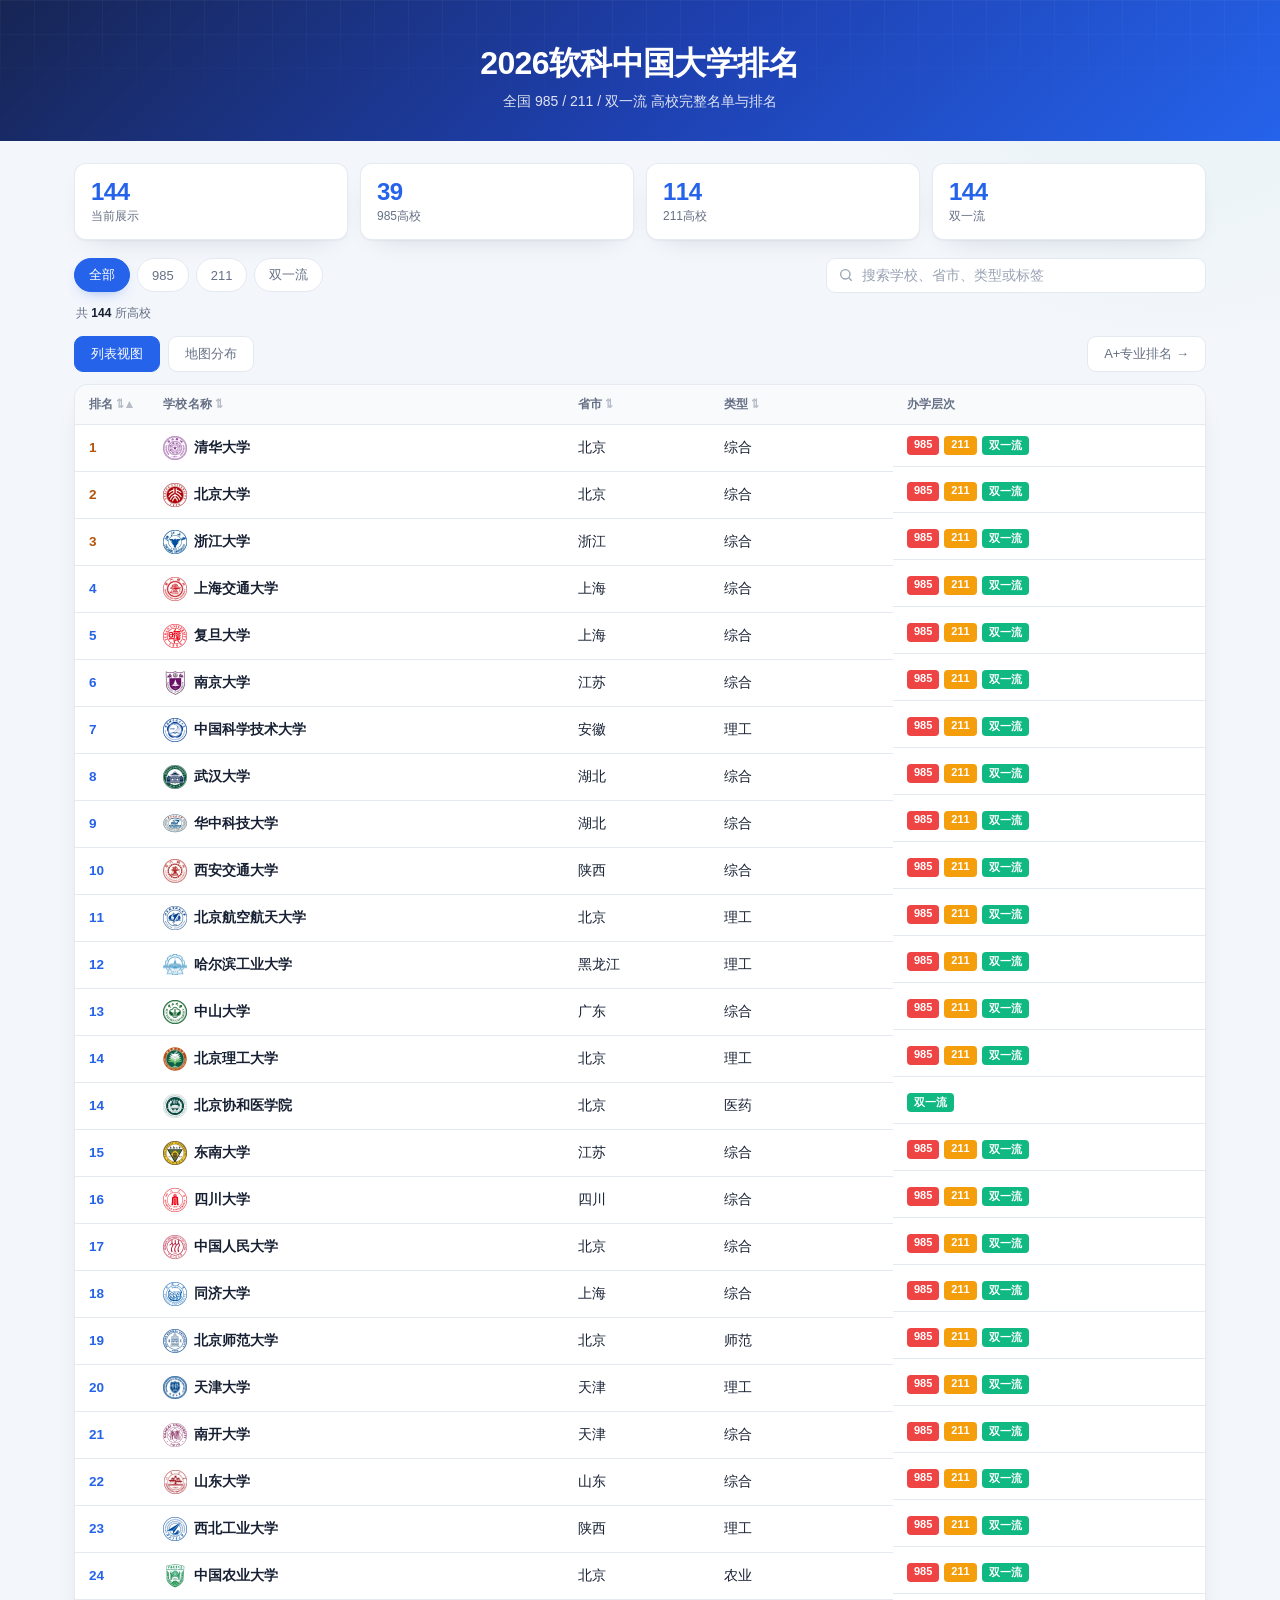
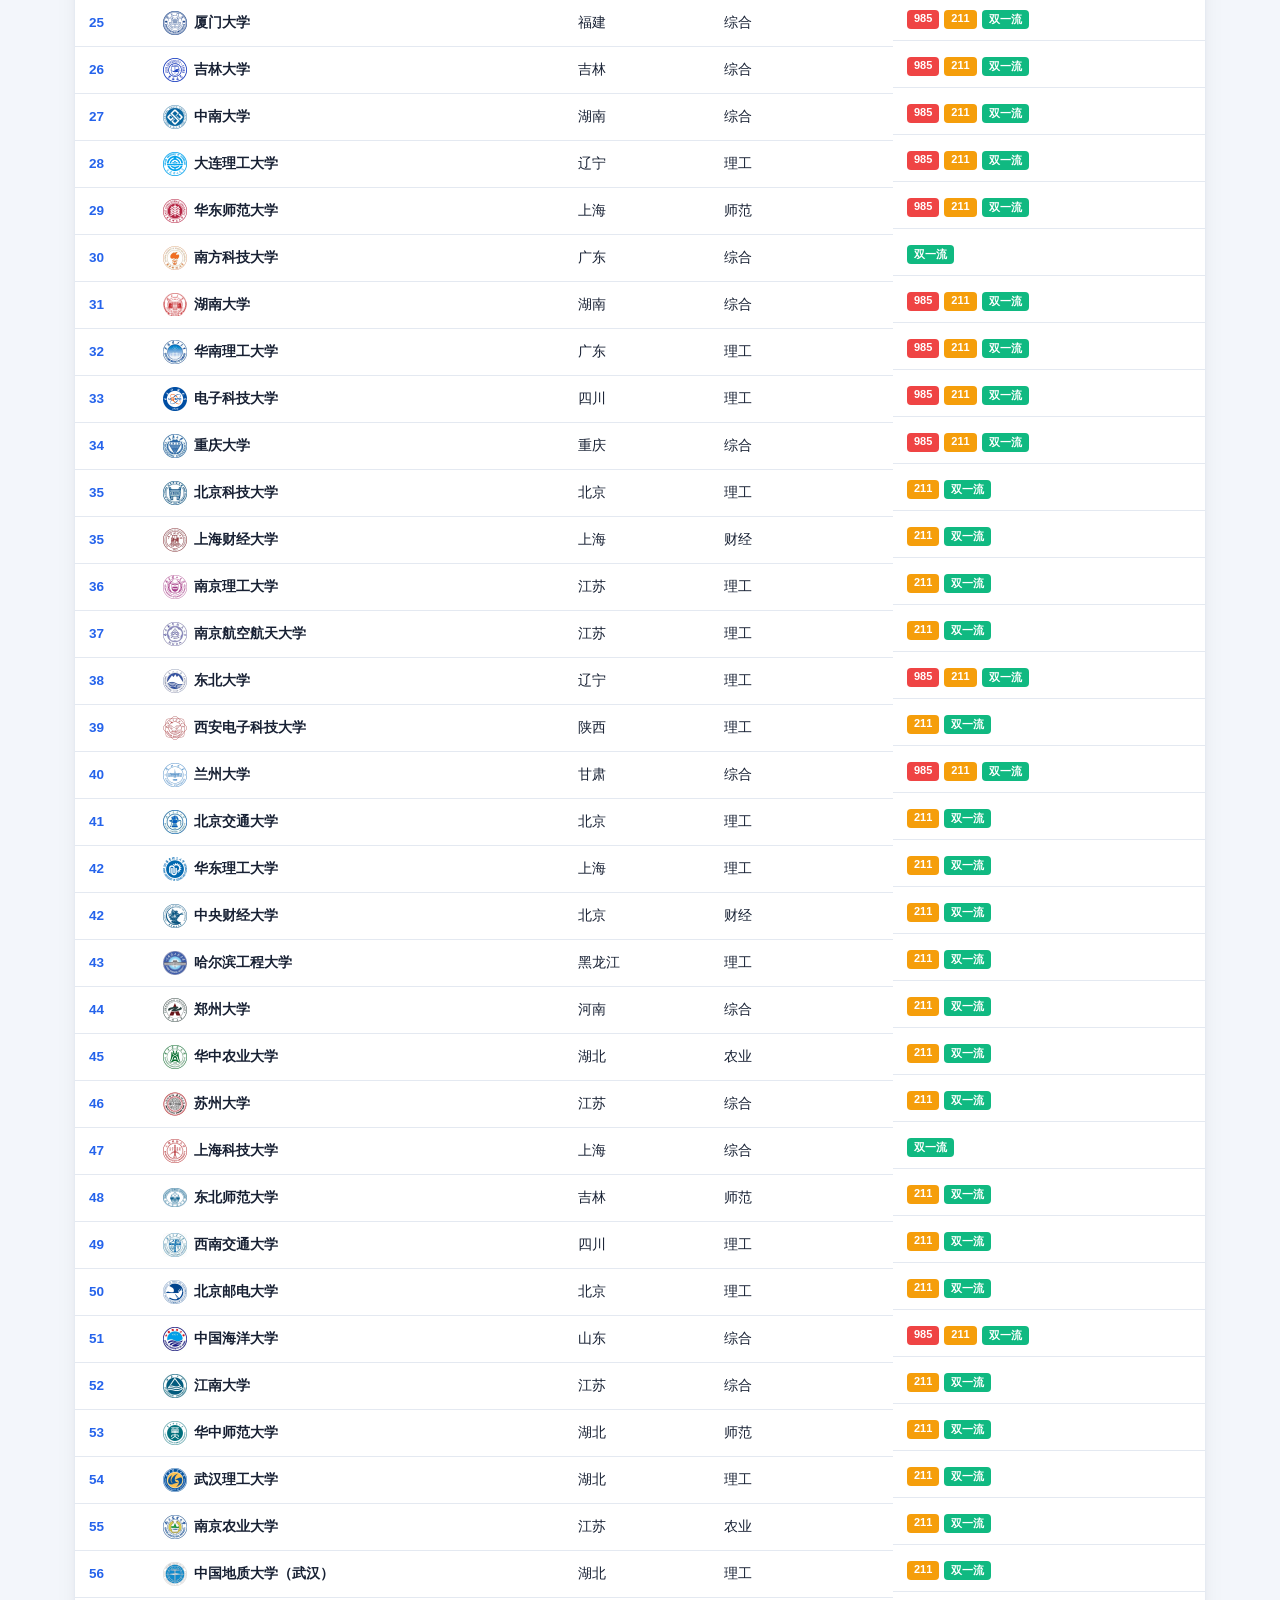
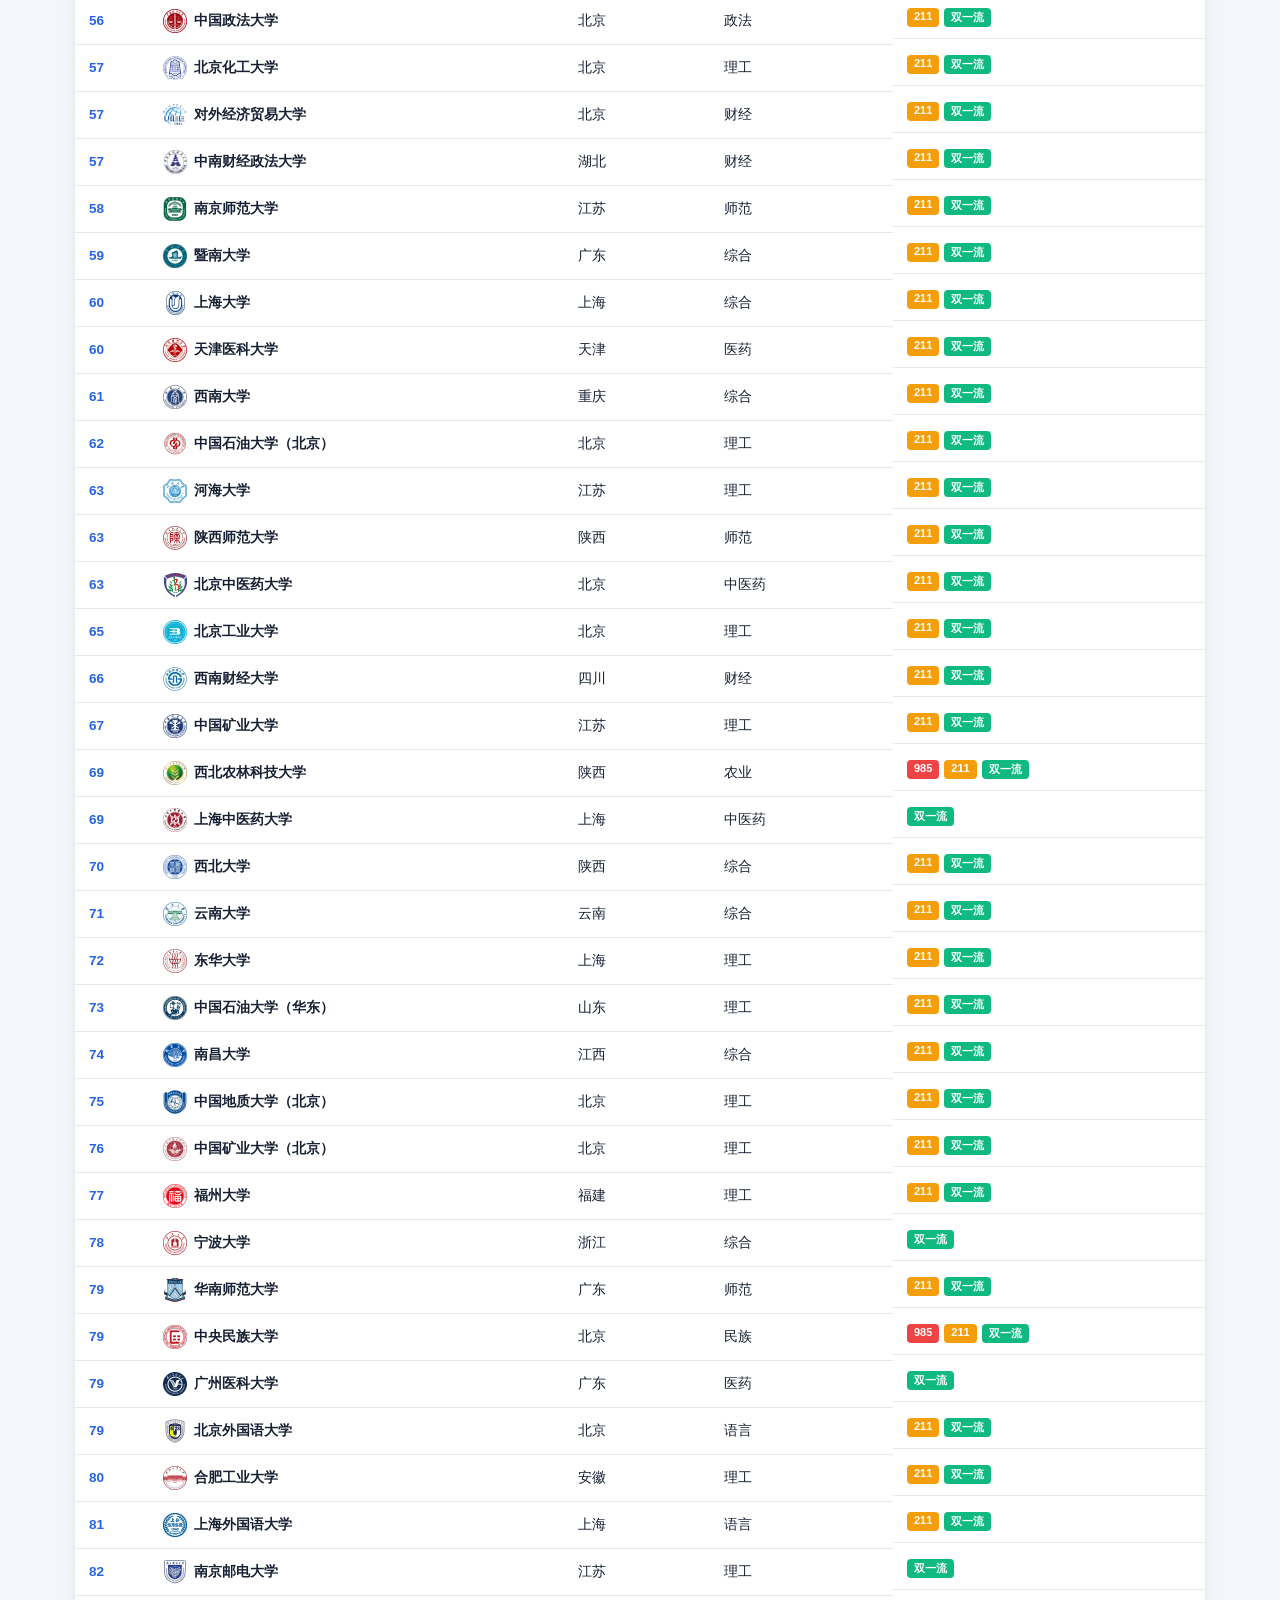
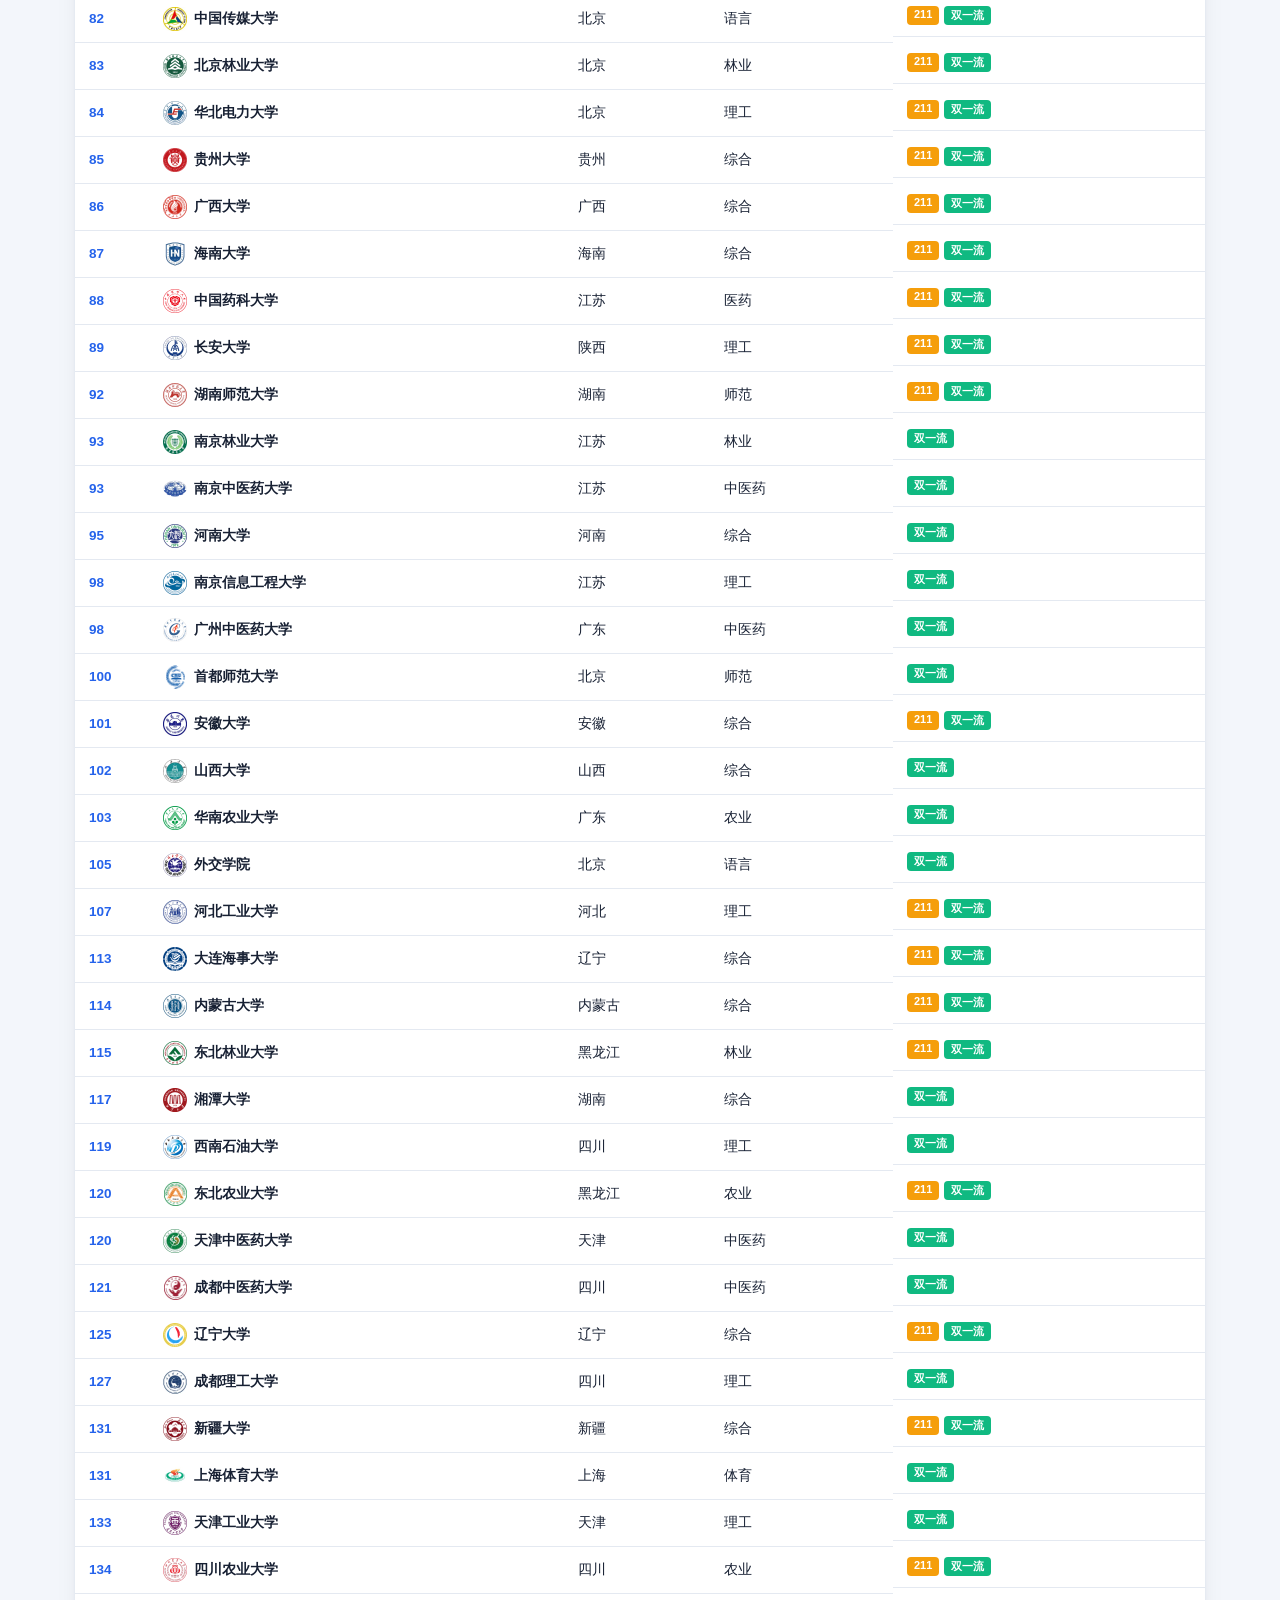
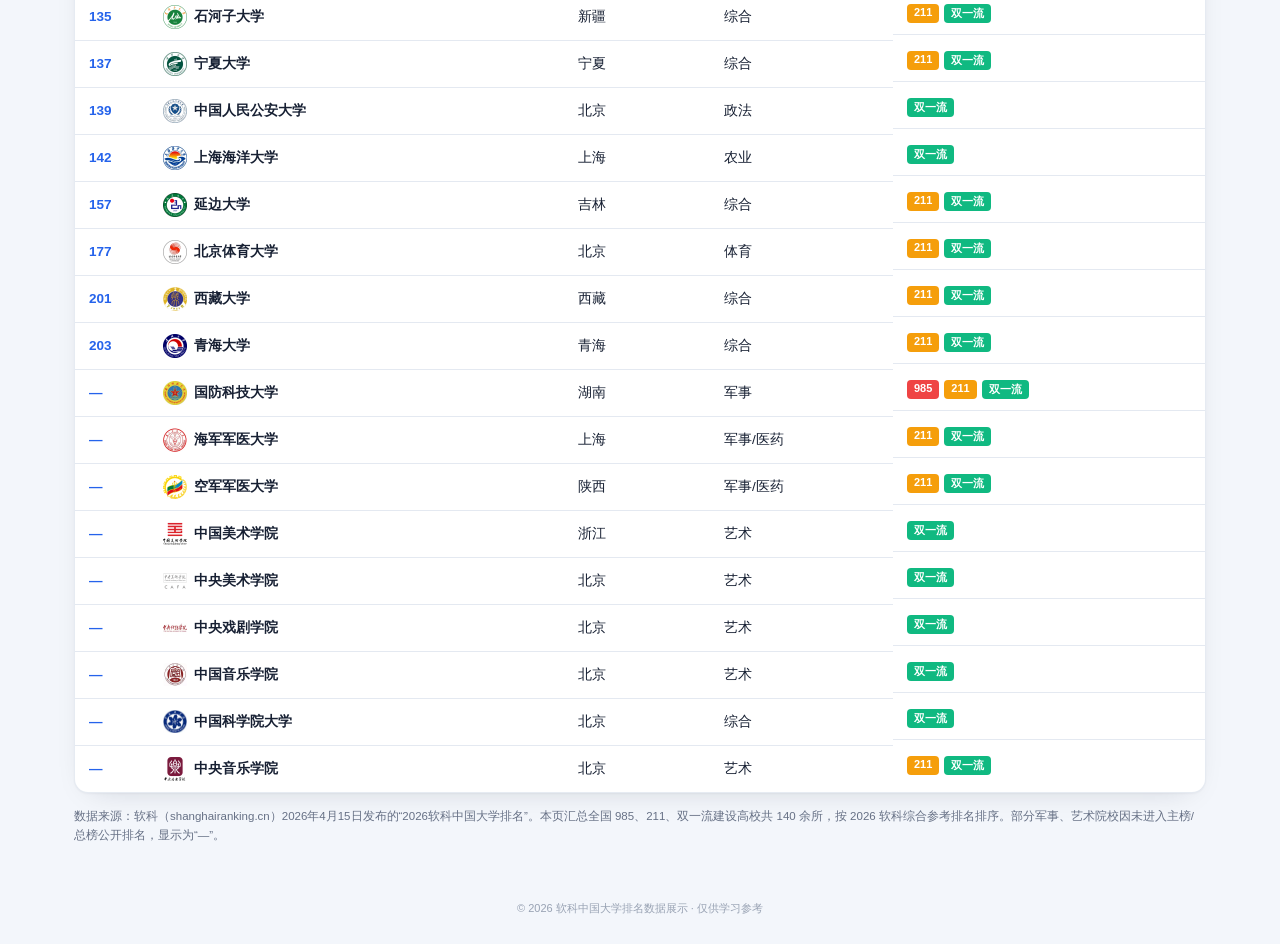
<file: index.html>
﻿<!DOCTYPE html>
<html lang="zh-CN">
<head>
  <meta charset="UTF-8">
  <meta name="viewport" content="width=device-width, initial-scale=1.0">
  <meta name="description" content="2026软科中国大学排名：全国 985、211、双一流高校完整名单、排名、地图分布与搜索。">
  <meta name="theme-color" content="#1e3a8a">
  <title>2026软科中国大学排名 · 985 / 211 / 双一流</title>
  <link rel="stylesheet" href="styles.css">
  <script src="app.js" defer></script>
</head>
<body>
  <header>
    <h1>2026软科中国大学排名</h1>
    <p>全国 985 / 211 / 双一流 高校完整名单与排名</p>
  </header>

  <main class="container">
    <section class="stats" aria-label="统计">
      <div class="stat-card"><div class="num" id="stat-total">0</div><div class="label">当前展示</div></div>
      <div class="stat-card"><div class="num" id="stat-985">0</div><div class="label">985高校</div></div>
      <div class="stat-card"><div class="num" id="stat-211">0</div><div class="label">211高校</div></div>
      <div class="stat-card"><div class="num" id="stat-syl">0</div><div class="label">双一流</div></div>
    </section>

    <div class="controls">
      <div class="tabs" role="tablist" aria-label="高校筛选">
        <button class="tab active" type="button" role="tab" aria-selected="true" data-filter="all">全部</button>
        <button class="tab" type="button" role="tab" aria-selected="false" data-filter="985">985</button>
        <button class="tab" type="button" role="tab" aria-selected="false" data-filter="211">211</button>
        <button class="tab" type="button" role="tab" aria-selected="false" data-filter="双一流">双一流</button>
      </div>
      <div class="search-wrap">
        <svg class="search-icon" viewBox="0 0 24 24" fill="none" stroke="currentColor" stroke-width="2" aria-hidden="true"><circle cx="11" cy="11" r="7"></circle><path d="m16.5 16.5 4 4"></path></svg>
        <input id="search" class="search" type="search" autocomplete="off" spellcheck="false" placeholder="搜索学校、省市、类型或标签" role="combobox" aria-autocomplete="list" aria-expanded="false" aria-controls="search-suggestions">
        <button id="search-clear" class="search-clear" type="button" aria-label="清空搜索" hidden>×</button>
        <div id="search-suggestions" class="suggestions" role="listbox" hidden></div>
      </div>
    </div>

    <div class="result-meta">
      <span>共 <strong id="result-count">0</strong> 所高校</span>
      <span id="search-status" class="search-status"></span>
    </div>

    <div class="view-tabs" role="tablist" aria-label="视图切换">
      <button class="view-tab active" type="button" role="tab" aria-selected="true" data-view="list">列表视图</button>
      <button class="view-tab" type="button" role="tab" aria-selected="false" data-view="map">地图分布</button>
      <a href="a-plus.html" class="view-tab link">A+专业排名 →</a>
    </div>

    <div class="card" id="table-card">
      <table>
        <caption class="sr-only">2026软科中国大学排名高校列表</caption>
        <thead>
          <tr>
            <th data-sort="rank" aria-sort="ascending">排名<span class="sort">⇅</span></th>
            <th data-sort="name">学校名称<span class="sort">⇅</span></th>
            <th data-sort="province">省市<span class="sort">⇅</span></th>
            <th data-sort="type">类型<span class="sort">⇅</span></th>
            <th>办学层次</th>
          </tr>
        </thead>
        <tbody id="tbody"></tbody>
      </table>
    </div>

    <div class="map-card" id="map-card">
      <div class="map-head">
        <div>
          <h3>地图分布</h3>
          <p id="map-summary">点击省份查看高校，或搜索学校快速定位</p>
        </div>
        <div class="map-tools">
          <div class="map-search-wrap">
            <input id="map-search" class="map-search" type="search" autocomplete="off" spellcheck="false" placeholder="搜索学校 / 省份 / 类型 / 标签" role="combobox" aria-autocomplete="list" aria-expanded="false" aria-controls="map-suggestions">
            <button id="map-clear" class="map-clear" type="button" aria-label="清空地图搜索" hidden>×</button>
            <div id="map-suggestions" class="suggestions" role="listbox" hidden></div>
          </div>
          <button id="map-reset" class="map-reset" type="button">重置</button>
        </div>
      </div>
      <div class="map-layout">
        <div class="map-stage">
          <div id="map-container" role="img" aria-label="中国高校分布地图"></div>
          <div id="map-loading" class="map-loading"><div><div class="spinner"></div>地图加载中…</div></div>
        </div>
        <aside id="map-info" class="map-info" aria-live="polite">
          <h3 id="info-title">地图分布</h3>
          <p id="info-sub" class="info-sub">点击地图上的省份，查看该省高校。</p>
          <div id="info-stats" class="info-stats"></div>
          <div id="info-schools" class="school-list"></div>
          <div id="info-actions" class="info-actions" hidden></div>
        </aside>
      </div>
    </div>

    <p class="note">
      数据来源：软科（shanghairanking.cn）2026年4月15日发布的“2026软科中国大学排名”。本页汇总全国 985、211、双一流建设高校共 140 余所，按 2026 软科综合参考排名排序。部分军事、艺术院校因未进入主榜/总榜公开排名，显示为“—”。
    </p>
  </main>

  <footer>© 2026 软科中国大学排名数据展示 · 仅供学习参考</footer>
</body>
</html>
</file>
<file: styles.css>
﻿:root {
  --bg: #f3f6fb;
  --card: #ffffff;
  --primary: #2563eb;
  --primary-dark: #1d4ed8;
  --primary-soft: #eff6ff;
  --text: #172033;
  --muted: #667085;
  --faint: #98a2b3;
  --border: #e4e9f1;
  --tag-985: #ef4444;
  --tag-211: #f59e0b;
  --tag-syl: #10b981;
  --shadow: 0 1px 2px rgba(16, 24, 40, .04), 0 10px 30px -18px rgba(16, 24, 40, .22);
  --shadow-pop: 0 12px 34px -12px rgba(16, 24, 40, .28);
  --radius: 14px;
}
* { box-sizing: border-box; }
[hidden] { display: none !important; }
html { scroll-behavior: smooth; }
body {
  margin: 0;
  font-family: -apple-system, BlinkMacSystemFont, "Segoe UI", Roboto, "Helvetica Neue", Arial, "PingFang SC", "Microsoft YaHei", sans-serif;
  background:
    radial-gradient(circle at 10% -10%, rgba(37, 99, 235, .08), transparent 26rem),
    radial-gradient(circle at 92% 0%, rgba(16, 185, 129, .06), transparent 22rem),
    var(--bg);
  color: var(--text);
  -webkit-font-smoothing: antialiased;
  text-rendering: optimizeLegibility;
}
button, input { font: inherit; }
button { cursor: pointer; }
a { color: inherit; }
.sr-only {
  position: absolute; width: 1px; height: 1px; padding: 0; margin: -1px;
  overflow: hidden; clip: rect(0, 0, 0, 0); white-space: nowrap; border: 0;
}
header {
  position: relative;
  overflow: hidden;
  background: linear-gradient(135deg, #172554 0%, #1e40af 52%, #2563eb 100%);
  color: #fff;
  padding: 42px 24px 30px;
  text-align: center;
}
header::before {
  content: "";
  position: absolute;
  inset: 0;
  background-image:
    linear-gradient(rgba(255,255,255,.055) 1px, transparent 1px),
    linear-gradient(90deg, rgba(255,255,255,.055) 1px, transparent 1px);
  background-size: 34px 34px;
  mask-image: linear-gradient(to bottom, rgba(0,0,0,.7), transparent 85%);
  pointer-events: none;
}
header h1 { position: relative; margin: 0 0 7px; font-size: clamp(24px, 3vw, 32px); letter-spacing: -.02em; }
header p { position: relative; margin: 0; opacity: .86; font-size: 14px; }
.container { max-width: 1180px; margin: 0 auto; padding: 22px 24px 34px; }
.stats { display: grid; grid-template-columns: repeat(4, minmax(0, 1fr)); gap: 12px; margin-bottom: 18px; }
.stat-card {
  background: var(--card);
  border: 1px solid rgba(228, 233, 241, .9);
  border-radius: 12px;
  padding: 14px 16px;
  box-shadow: var(--shadow);
}
.stat-card .num { font-size: 24px; font-weight: 800; line-height: 1.15; color: var(--primary); letter-spacing: -.02em; }
.stat-card .label { font-size: 12px; color: var(--muted); margin-top: 2px; }
.controls { display: flex; flex-wrap: wrap; gap: 12px; align-items: center; justify-content: space-between; margin-bottom: 12px; }
.tabs { display: flex; flex-wrap: wrap; gap: 7px; }
.tab {
  padding: 7px 14px; border-radius: 999px; border: 1px solid var(--border); background: var(--card);
  font-size: 13px; color: var(--muted); transition: all .18s ease; user-select: none;
}
.tab:hover { border-color: #bfd3f8; color: var(--primary); background: #f8fbff; }
.tab.active { background: var(--primary); color: #fff; border-color: var(--primary); box-shadow: 0 6px 16px -10px rgba(37,99,235,.8); }
.search-wrap { position: relative; flex: 1 1 280px; max-width: 380px; }
.search-icon {
  position: absolute; left: 12px; top: 50%; width: 16px; height: 16px; transform: translateY(-50%);
  color: var(--faint); pointer-events: none;
}
.search {
  width: 100%; padding: 9px 38px 9px 35px; border: 1px solid var(--border); border-radius: 9px;
  font-size: 13.5px; background: var(--card); outline: none; transition: border-color .18s, box-shadow .18s;
}
.search::placeholder { color: var(--faint); }
.search:focus { border-color: #93b4f5; box-shadow: 0 0 0 3px rgba(37,99,235,.1); }
.search-clear {
  position: absolute; right: 7px; top: 50%; transform: translateY(-50%);
  display: grid; place-items: center; width: 22px; height: 22px; border: 0; border-radius: 50%;
  background: #eef2f7; color: var(--muted); font-size: 13px; line-height: 1;
}
.search-clear:hover { background: #e5ebf4; color: var(--text); }
.suggestions {
  position: absolute; left: 0; right: 0; top: calc(100% + 6px); z-index: 60;
  background: #fff; border: 1px solid var(--border); border-radius: 11px; box-shadow: var(--shadow-pop);
  padding: 5px; max-height: 300px; overflow: auto;
}
.suggestion {
  width: 100%; display: flex; align-items: center; gap: 9px; padding: 8px 9px; border: 0; border-radius: 8px;
  background: transparent; text-align: left; font-size: 13px; color: var(--text);
}
.suggestion:hover, .suggestion.is-active { background: var(--primary-soft); }
.suggestion-rank { width: 24px; flex: none; font-size: 11px; font-weight: 700; color: var(--primary); text-align: right; }
.suggestion-main { min-width: 0; flex: 1; }
.suggestion-name { display: block; font-weight: 600; white-space: nowrap; overflow: hidden; text-overflow: ellipsis; }
.suggestion-meta { display: block; font-size: 11px; color: var(--muted); margin-top: 1px; }
.suggestion-empty { padding: 13px; font-size: 12px; color: var(--muted); text-align: center; }
.result-meta { display: flex; align-items: center; justify-content: space-between; gap: 10px; margin: 0 2px 9px; font-size: 12px; color: var(--muted); }
.result-meta strong { color: var(--text); font-weight: 700; }
.result-meta .search-status { color: var(--primary); font-size: 11px; }
.card {
  background: var(--card); border: 1px solid rgba(228,233,241,.9); border-radius: var(--radius);
  box-shadow: var(--shadow); overflow: hidden;
}
table { width: 100%; border-collapse: collapse; font-size: 13.5px; }
th, td { padding: 11px 14px; text-align: left; border-bottom: 1px solid var(--border); }
th {
  position: sticky; top: 0; z-index: 2; background: #f8fafc; color: var(--muted); font-weight: 600;
  white-space: nowrap; cursor: pointer; font-size: 12px; letter-spacing: .01em;
}
th:hover { background: #f1f5f9; }
th .sort { margin-left: 4px; opacity: .45; }
th.sort-asc .sort::after { content: "▲"; opacity: 1; }
th.sort-desc .sort::after { content: "▼"; opacity: 1; }
tbody tr:last-child td { border-bottom: 0; }
tbody tr:hover td { background: #fbfcfe; }
.rank { font-weight: 700; color: var(--primary); width: 58px; font-variant-numeric: tabular-nums; }
.rank.top3 { color: #b45309; }
.name { font-weight: 600; }
.school-icon { width: 24px; height: 24px; margin-right: 7px; vertical-align: middle; object-fit: contain; background: #fff; border-radius: 4px; }
.tags { display: flex; gap: 5px; flex-wrap: wrap; }
.tag { display: inline-block; padding: 2px 7px; border-radius: 4px; font-size: 11px; font-weight: 600; color: #fff; }
.tag-985 { background: var(--tag-985); }
.tag-211 { background: var(--tag-211); }
.tag-syl { background: var(--tag-syl); }
mark { background: #fde68a; color: inherit; border-radius: 2px; padding: 0 1px; }
.empty-row td { padding: 34px 16px; text-align: center; color: var(--muted); font-size: 13px; }
.note { margin-top: 14px; font-size: 11.5px; color: var(--muted); line-height: 1.7; }
footer { text-align: center; padding: 10px 24px 28px; color: var(--faint); font-size: 11px; }

.view-tabs { display: flex; gap: 8px; margin: 14px 0 12px; flex-wrap: wrap; }
.view-tab {
  padding: 8px 16px; border-radius: 9px; border: 1px solid var(--border); background: var(--card);
  cursor: pointer; font-size: 13px; color: var(--muted); transition: all .18s ease;
}
.view-tab:hover { border-color: #bfd3f8; color: var(--primary); }
.view-tab.active { background: var(--primary); color: #fff; border-color: var(--primary); }
.view-tab.link { margin-left: auto; display: inline-flex; align-items: center; text-decoration: none; }

.map-card {
  display: none; position: relative; z-index: 1;
  background: var(--card); border: 1px solid rgba(228,233,241,.9); border-radius: var(--radius);
  box-shadow: var(--shadow); overflow: visible;
}
.map-head { display: flex; align-items: center; justify-content: space-between; gap: 12px; padding: 13px 16px; border-bottom: 1px solid var(--border); flex-wrap: wrap; }
.map-head h3 { margin: 0; font-size: 15px; }
.map-head p { margin: 3px 0 0; font-size: 11px; color: var(--muted); }
.map-tools { display: flex; align-items: center; gap: 8px; flex: 1 1 340px; justify-content: flex-end; }
.map-search-wrap { position: relative; width: min(300px, 100%); }
.map-search { width: 100%; padding: 8px 34px 8px 11px; border: 1px solid var(--border); border-radius: 8px; font-size: 12.5px; outline: none; }
.map-search:focus { border-color: #93b4f5; box-shadow: 0 0 0 3px rgba(37,99,235,.1); }
.map-clear { position: absolute; right: 6px; top: 50%; transform: translateY(-50%); width: 21px; height: 21px; border: 0; border-radius: 50%; background: #eef2f7; color: var(--muted); display: grid; place-items: center; font-size: 12px; }
.map-reset { border: 1px solid var(--border); background: #fff; border-radius: 8px; padding: 8px 11px; font-size: 12px; color: var(--muted); white-space: nowrap; }
.map-reset:hover { color: var(--primary); border-color: #bfd3f8; background: #f8fbff; }
.map-layout { display: grid; grid-template-columns: minmax(0, 1fr) 320px; min-height: 520px; }
.map-stage { position: relative; min-width: 0; }
#map-container { width: 100%; height: 560px; }
.map-loading { position: absolute; inset: 0; z-index: 3; display: grid; place-items: center; background: rgba(255,255,255,.82); backdrop-filter: blur(2px); color: var(--muted); font-size: 12px; text-align: center; }
.map-loading .spinner { width: 26px; height: 26px; border: 2px solid #dbeafe; border-top-color: var(--primary); border-radius: 50%; animation: spin .8s linear infinite; margin: 0 auto 9px; }
@keyframes spin { to { transform: rotate(360deg); } }
.map-error { color: #b42318; font-size: 12px; padding: 28px; text-align: center; }
.map-info { border-left: 1px solid var(--border); padding: 16px; max-height: 560px; overflow: auto; background: #fbfcfe; }
.map-info h3 { margin: 0; font-size: 15px; }
.map-info .info-sub { margin: 3px 0 10px; font-size: 11px; color: var(--muted); }
.map-info .info-stats { display: grid; grid-template-columns: repeat(3, 1fr); gap: 6px; margin: 10px 0 12px; }
.map-info .info-stat { background: #fff; border: 1px solid var(--border); border-radius: 8px; padding: 7px 4px; text-align: center; }
.map-info .info-stat .num { font-size: 17px; font-weight: 800; color: var(--primary); line-height: 1.2; }
.map-info .info-stat .label { font-size: 10px; color: var(--muted); margin-top: 1px; }
.map-info .school-list { display: flex; flex-wrap: wrap; gap: 5px; }
.map-info .province-list { display: flex; flex-direction: column; gap: 5px; }
.map-info .province-row { display: grid; grid-template-columns: 1fr 30px; gap: 4px 8px; align-items: center; width: 100%; padding: 6px 8px; border: 1px solid var(--border); border-radius: 7px; background: #fff; text-align: left; font-size: 11.5px; color: var(--text); }
.map-info .province-row:hover { border-color: #bfd3f8; color: var(--primary); }
.map-info .province-row .p-name { font-weight: 600; }
.map-info .province-row .p-count { text-align: right; color: var(--muted); font-size: 10.5px; }
.map-info .province-row .p-bar { grid-column: 1 / -1; height: 3px; border-radius: 99px; background: #eef2f7; overflow: hidden; }
.map-info .province-row .p-bar i { display: block; height: 100%; border-radius: 99px; background: #60a5fa; }
.map-info .school-chip { display: inline-flex; align-items: center; gap: 5px; padding: 4px 8px; border-radius: 999px; background: #fff; border: 1px solid var(--border); font-size: 11.5px; color: var(--text); }
.map-info .school-chip:hover { border-color: #bfd3f8; color: var(--primary); }
.map-info .dot { width: 6px; height: 6px; border-radius: 50%; flex: none; }
.map-info .empty { color: var(--muted); font-size: 12px; line-height: 1.7; padding: 14px 2px; }
.map-info .info-actions { margin-top: 12px; padding-top: 11px; border-top: 1px dashed var(--border); }
.map-info .info-actions button { border: 1px solid var(--border); background: #fff; border-radius: 7px; padding: 6px 9px; font-size: 11px; color: var(--muted); }
.map-info .info-actions button:hover { color: var(--primary); border-color: #bfd3f8; }
.map-info .province-group { margin-bottom: 9px; }
.map-info .province-label { font-size: 11px; font-weight: 700; color: var(--primary); margin-bottom: 4px; }

@media (max-width: 900px) {
  .map-layout { grid-template-columns: 1fr; }
  .map-info { border-left: 0; border-top: 1px solid var(--border); max-height: none; }
  #map-container { height: 440px; }
  .view-tab.link { margin-left: 0; }
}
@media (max-width: 640px) {
  header { padding: 30px 16px 24px; }
  header h1 { font-size: 22px; }
  header p { font-size: 12px; }
  .container { padding: 14px 14px 24px; }
  .stats { grid-template-columns: repeat(2, minmax(0, 1fr)); gap: 8px; margin-bottom: 12px; }
  .stat-card { padding: 11px 12px; }
  .stat-card .num { font-size: 20px; }
  .controls { flex-direction: column; align-items: stretch; gap: 8px; }
  .tabs { width: 100%; gap: 5px; }
  .tab { flex: 1; text-align: center; padding: 7px 8px; font-size: 12px; }
  .search-wrap { max-width: none; flex-basis: auto; }
  .search { font-size: 13px; }
  .view-tabs { gap: 5px; }
  .view-tab { flex: 1; text-align: center; padding: 7px 8px; font-size: 12px; }
  .view-tab.link { flex-basis: 100%; justify-content: center; }
  .card { overflow-x: auto; }
  thead { display: none; }
  table, tbody { display: block; }
  tr { display: block; position: relative; padding: 12px 12px 12px 56px; border-bottom: 1px solid var(--border); }
  tr:last-child { border-bottom: 0; }
  td { display: block; padding: 0; border: 0; }
  td.rank { position: absolute; left: 12px; top: 50%; transform: translateY(-50%); width: auto; font-size: 18px; }
  td.name { font-size: 14px; font-weight: 600; text-align: right; margin-bottom: 2px; }
  td.name .school-icon { position: absolute; bottom: 8px; right: 9px; width: 40px; height: 40px; pointer-events: none; }
  .school-icon { width: 26px; height: 26px; margin-right: 4px; }
  td.province, td.type { display: inline; font-size: 11px; color: var(--muted); }
  td.province::after { content: " · "; }
  td.tags { margin-top: 5px; }
  .tag { font-size: 10px; padding: 2px 6px; }
  .map-head { align-items: flex-start; }
  .map-tools { flex-basis: 100%; justify-content: stretch; }
  .map-search-wrap { width: 100%; }
  .map-reset { flex: none; }
  #map-container { height: 380px; }
  .map-info { padding: 13px; }
  .note { font-size: 10.5px; }
}
@media (prefers-reduced-motion: reduce) {
  *, *::before, *::after { animation-duration: .001ms !important; transition-duration: .001ms !important; scroll-behavior: auto !important; }
}
</file>
